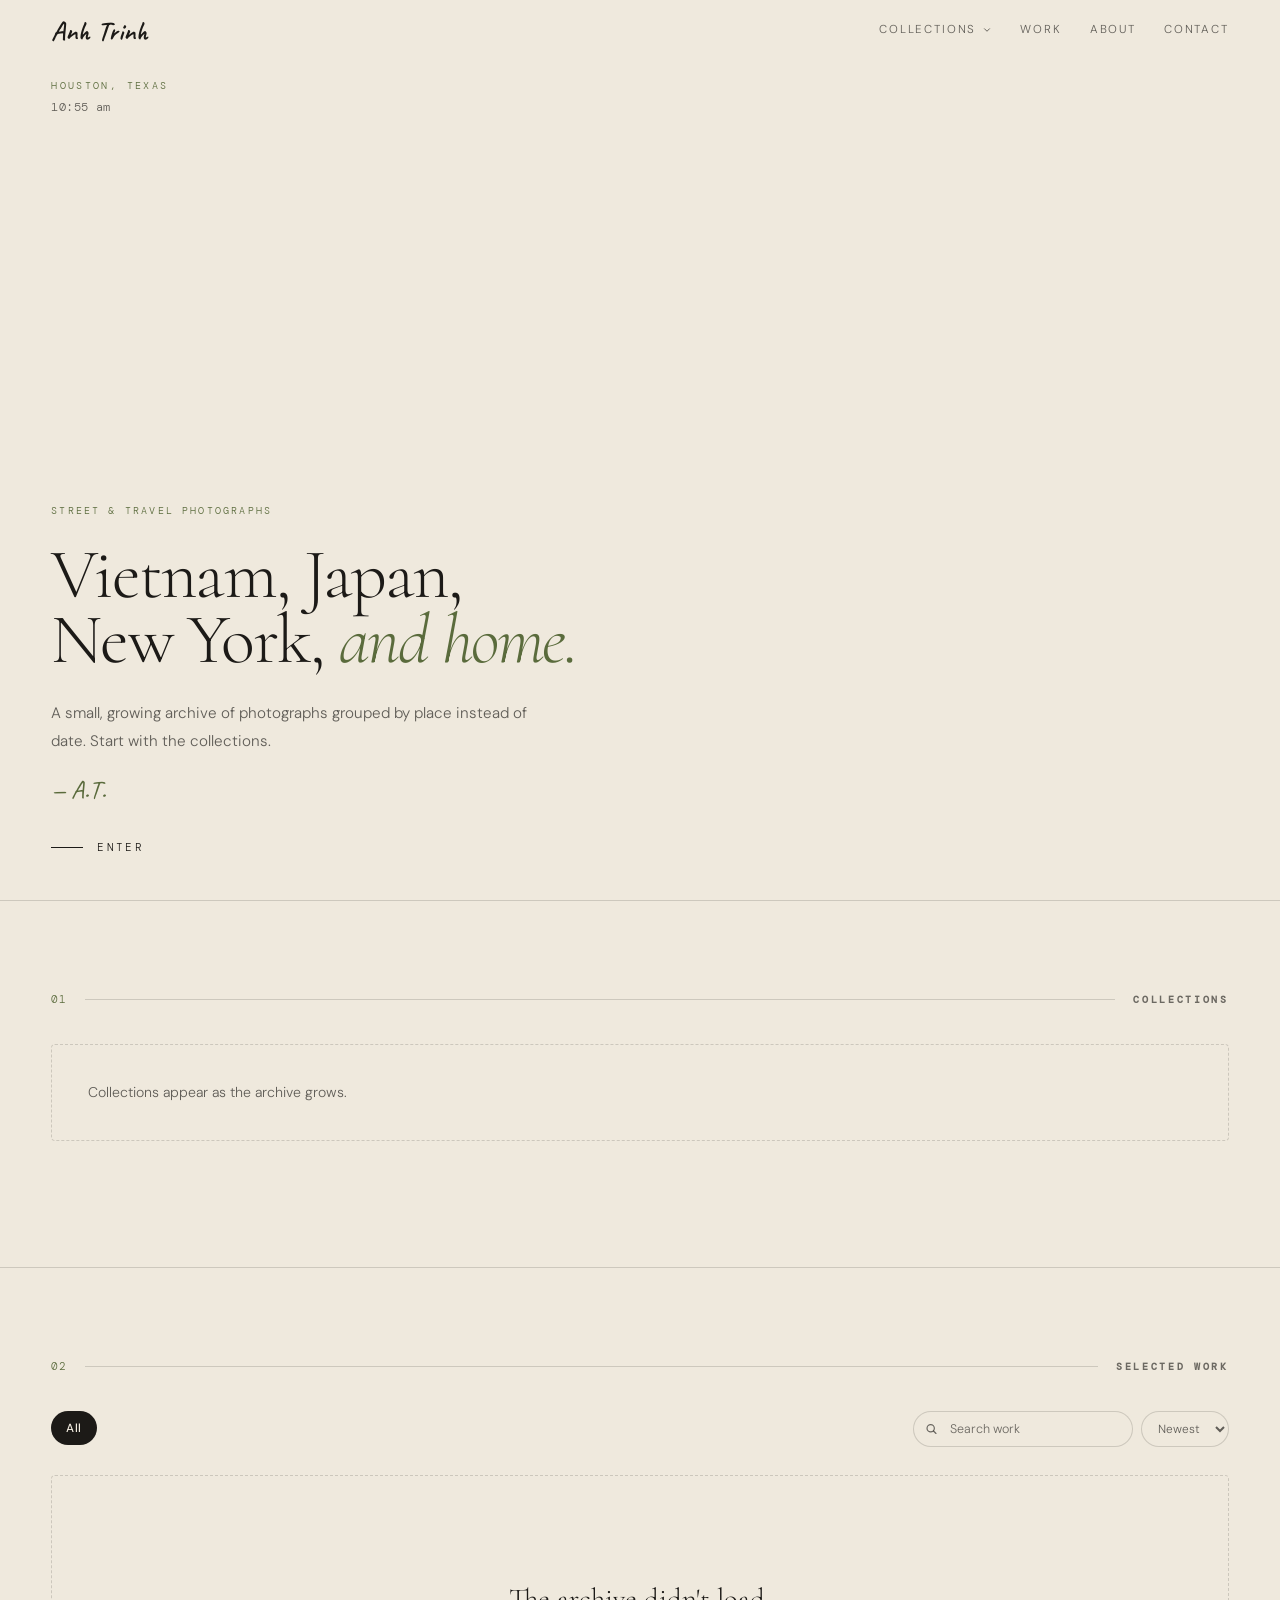
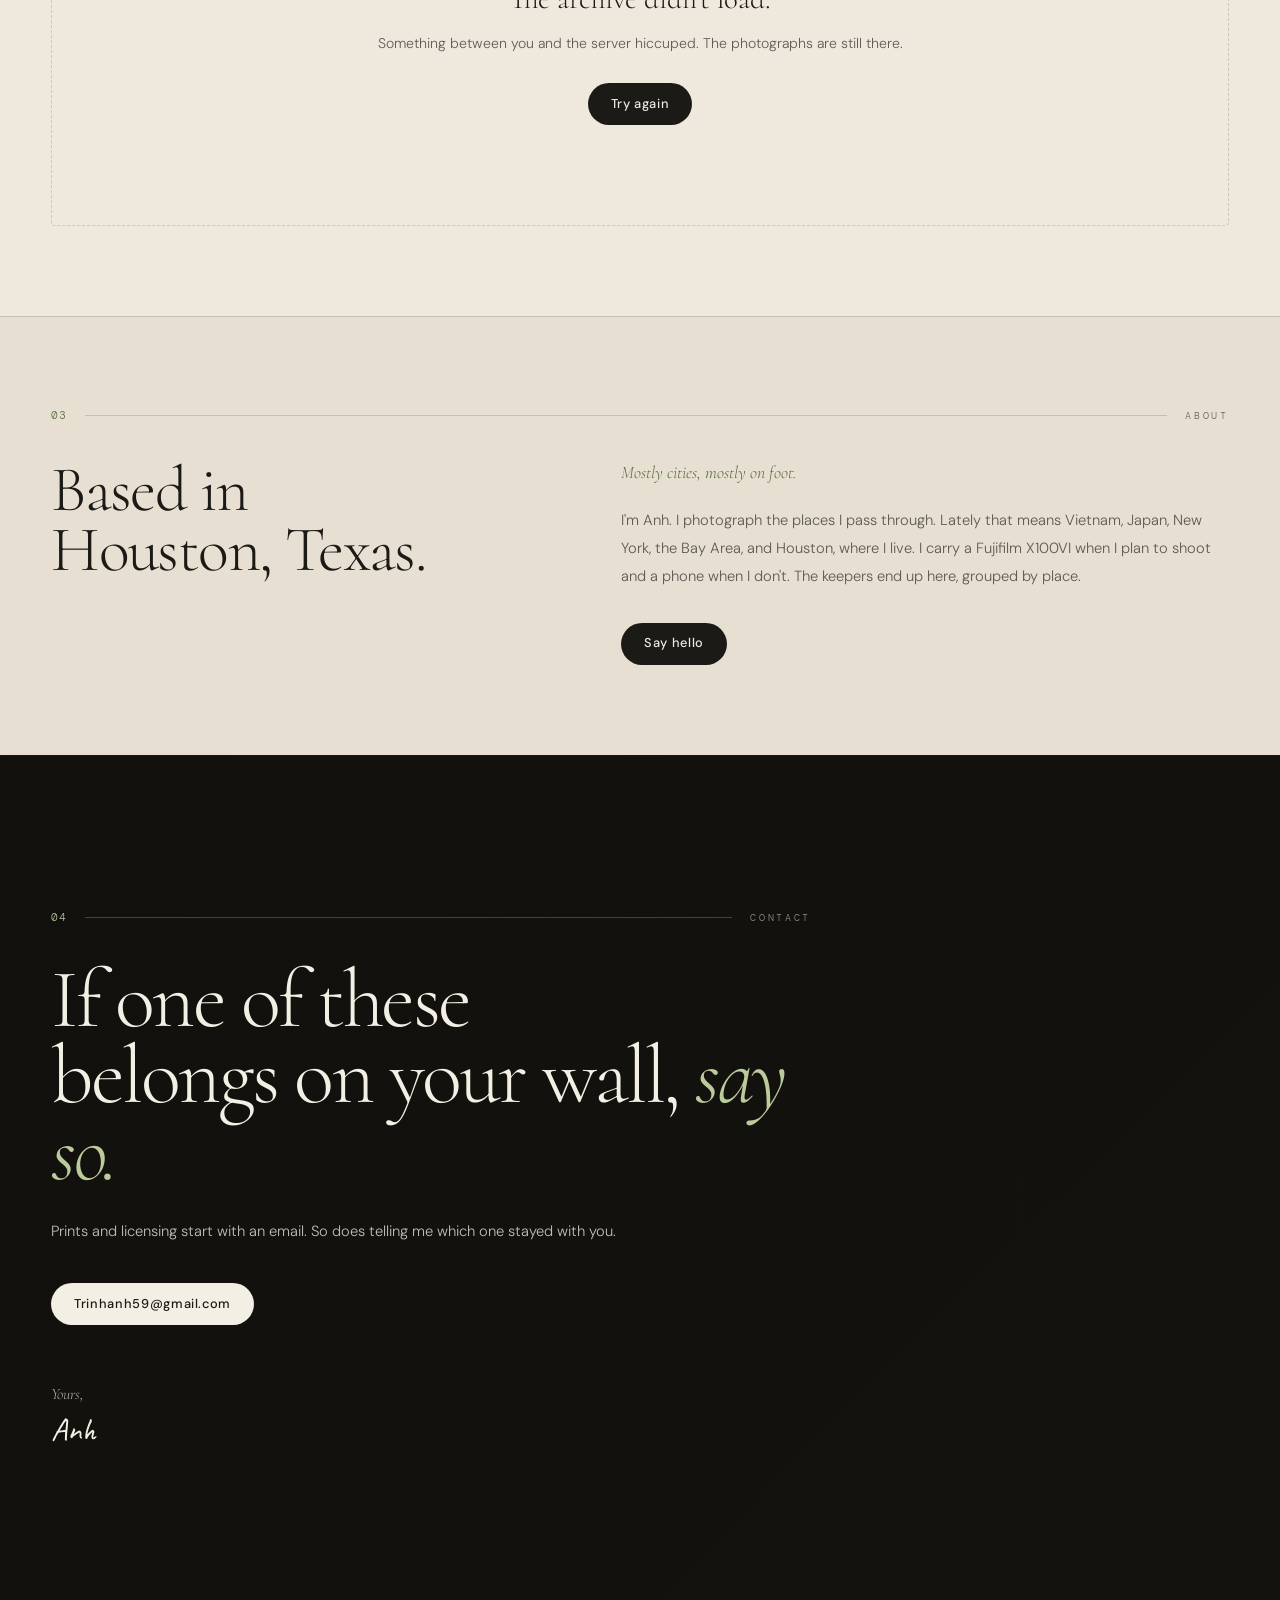
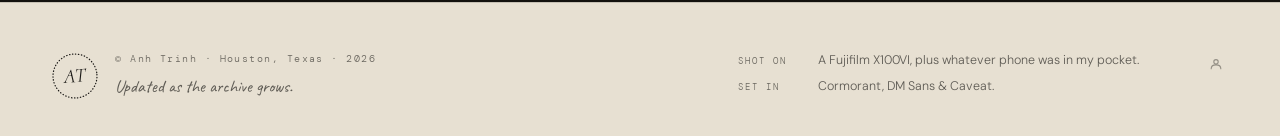
<file: index.html>
<!DOCTYPE html>
<html lang="en">
<head>
  <meta charset="UTF-8" />
  <meta name="viewport" content="width=device-width, initial-scale=1.0" />
  <meta name="theme-color" content="#0a0a09" />
  <meta name="apple-mobile-web-app-capable" content="yes" />
  <meta name="apple-mobile-web-app-status-bar-style" content="black-translucent" />
  <title>Anh Trinh | Photography</title>
  <meta name="description" id="metaDescription" content="Street and travel photographs by Anh Trinh: Vietnam, Japan, New York, Houston, and the San Francisco Bay Area." />
  <link rel="canonical" id="canonicalLink" href="/" />
  <meta property="og:type" content="website" />
  <meta property="og:title" id="ogTitle" content="Anh Trinh | Photography" />
  <meta property="og:description" id="ogDescription" content="Street and travel photographs by Anh Trinh: Vietnam, Japan, New York, Houston, and the San Francisco Bay Area." />
  <meta property="og:url" id="ogUrl" content="/" />
  <meta property="og:image" id="ogImage" content="social-preview.png" />
  <meta name="twitter:card" content="summary_large_image" />
  <meta name="twitter:title" id="twitterTitle" content="Anh Trinh | Photography" />
  <meta name="twitter:description" id="twitterDescription" content="Street and travel photographs by Anh Trinh: Vietnam, Japan, New York, Houston, and the San Francisco Bay Area." />
  <meta name="twitter:image" id="twitterImage" content="social-preview.png" />
  <link rel="icon" href="social-preview.png" type="image/png" />
  <link rel="preconnect" href="https://fonts.googleapis.com" />
  <link rel="preconnect" href="https://fonts.gstatic.com" crossorigin />
  <link href="https://fonts.googleapis.com/css2?family=Caveat:wght@500;600;700&family=Cormorant:ital,wght@0,300;0,400;1,300;1,400&family=DM+Sans:wght@300;400;500&family=DM+Mono:wght@300;400&display=swap" rel="stylesheet" />
  <link rel="stylesheet" href="styles.css" />
  <noscript>
    <style>
      .hero { grid-template-columns: 1fr; }
      .hero-left { border-right: 0; }
      .hero-right { display: none; }
    </style>
  </noscript>
</head>
<body>
  <a class="skip-link" href="#mainContent">Skip to content</a>
  <noscript>
    <p class="noscript-banner">Enable JavaScript to load the photograph archive.</p>
  </noscript>

  <nav class="nav" id="mainNav" aria-label="Primary navigation">
    <a class="nav-brand" href="#top" id="navBrand">Anh Trinh</a>
    <button class="nav-toggle" id="navToggle" type="button" aria-expanded="false" aria-controls="mobileMenu" aria-label="Open navigation menu">
      <span></span>
      <span></span>
      <span></span>
    </button>
    <div class="nav-links">
      <div class="nav-dropdown">
        <button class="nav-dropdown-btn" aria-haspopup="true" aria-expanded="false">
          Collections
          <svg width="10" height="10" viewBox="0 0 16 16" fill="none"><path d="M4 6L8 10L12 6" stroke="currentColor" stroke-width="1.5" stroke-linecap="round"/></svg>
        </button>
        <div class="nav-dropdown-menu" id="navAlbumsDropdown">
          <a href="#collections" class="nav-dropdown-item" data-series="all">View all collections</a>
        </div>
      </div>
      <a href="#gallery">Work</a>
      <a href="#about">About</a>
      <a href="#contact">Contact</a>
    </div>
  </nav>

  <div class="mobile-menu" id="mobileMenu" hidden>
    <div class="mobile-menu-panel">
      <a href="#collections" data-nav-close>Collections</a>
      <div class="mobile-albums-list" id="mobileAlbumsList"></div>
      <a href="#gallery" data-nav-close>Work</a>
      <a href="#about" data-nav-close>About</a>
      <a href="#contact" data-nav-close>Contact</a>
      <a class="btn" href="#contact" data-nav-close>Get in touch</a>
    </div>
  </div>

  <main id="mainContent">
    <section class="hero" id="top">
      <div class="hero-left">
        <div class="hero-now" id="heroNow" role="group" aria-label="Where I am right now">
          <span class="hero-now-place" id="heroNowPlace">Houston, Texas</span>
          <span class="hero-now-live">
            <span class="hero-now-wx" id="heroWeather" hidden>
              <span class="hero-now-wx-icon" id="heroWeatherIcon" aria-hidden="true"></span>
              <span id="heroWeatherText"></span>
            </span>
            <span class="hero-now-sep" id="heroNowSep" aria-hidden="true" hidden>·</span>
            <span class="hero-now-time" id="heroClock"></span>
          </span>
        </div>

        <div class="hero-left-body">
          <p class="hero-eyebrow" id="heroEyebrow">Street &amp; travel photographs</p>
          <h1 class="hero-title" id="heroTitle">Vietnam, Japan,<br>New York, <em>and home.</em></h1>
          <p class="hero-copy" id="heroText">A small, growing archive of photographs grouped by place instead of date. Start with the collections.</p>
          <p class="hero-signoff" aria-hidden="true">— A.T.</p>
        </div>
        <div class="hero-left-foot">
          <div class="hero-actions">
            <a class="hero-enter" href="#collections">
              <span class="hero-enter-line"></span>
              <span>Enter</span>
            </a>
            <button class="btn-ghost hidden" id="heroUploadBtn" type="button">Upload</button>
          </div>
        </div>
      </div>

      <div class="hero-right">
        <span class="hero-nav-scrim" aria-hidden="true"></span>
        <button class="hero-figure hidden" id="heroFigure" type="button" aria-label="View the featured photograph">
          <img class="hero-photo" id="heroCoverImg" src="[data-uri]" alt="Featured photograph" fetchpriority="high" />
          <span class="hero-figure-veil" aria-hidden="true"></span>
          <span class="hero-caption" id="heroCaption" hidden>
            <span class="hero-caption-mark" aria-hidden="true">Featured · new each visit</span>
            <span class="hero-caption-title" id="heroCaptionTitle"></span>
            <span class="hero-caption-loc" id="heroCaptionLoc"></span>
          </span>
        </button>
      </div>
    </section>

    <section class="section" id="collections">
      <div class="section-rule reveal">
        <span class="rule-num">01</span>
        <div class="rule-line"></div>
        <h2 class="rule-label">Collections</h2>
      </div>
      <button class="btn-ghost hidden" id="newAlbumBtn" type="button" style="margin-bottom:32px;">+ New Collection</button>
      <div id="seriesWrap" class="stagger">
        <div class="empty-placeholder">
          Loading collections...
        </div>
      </div>
    </section>



    <section class="section" id="gallery">
      <div class="section-rule reveal">
        <span class="rule-num">02</span>
        <div class="rule-line"></div>
        <h2 class="rule-label">Selected work</h2>
      </div>

      <div class="drop-zone" id="dropZone" role="button" tabindex="0" aria-label="Upload photographs">
        <div class="drop-icon">↑</div>
        <strong>Drop photos here</strong>
        <p>JPG · PNG · HEIC · WEBP · every upload opens a review screen before publishing</p>
      </div>

      <div id="projectIntro"></div>

      <div class="gallery-controls-row">
        <div class="filter-pills" id="filterPills"></div>
        <div class="gallery-controls-right">
          <label class="sr-only" for="searchInput">Search photographs</label>
          <div class="search-wrap">
            <svg width="13" height="13" viewBox="0 0 16 16" fill="none" aria-hidden="true"><circle cx="7" cy="7" r="4.5" stroke="currentColor" stroke-width="1.5"/><path d="M10.5 10.5L13.5 13.5" stroke="currentColor" stroke-width="1.5" stroke-linecap="round"/></svg>
            <input class="search-input" id="searchInput" type="search" placeholder="Search work" autocomplete="off" />
          </div>
          <select class="sort-sel" id="sortSel" aria-label="Sort photographs">
            <option value="newest">Newest</option>
            <option value="oldest">Oldest</option>
            <option value="title">A-Z</option>
          </select>
        </div>
      </div>

      <div id="galleryWrap">
        <div class="empty">
          <h3>Loading selected work...</h3>
          <p>The archive should appear in a moment.</p>
          <div class="empty-actions" id="emptyActions"></div>
        </div>
      </div>
    </section>

    <section class="section section-about" id="about">
      <div class="section-rule reveal">
        <span class="rule-num">03</span>
        <div class="rule-line"></div>
        <span class="rule-label">About</span>
      </div>

      <div class="about-grid">
        <div class="reveal">
          <h2 class="section-display" id="aboutHeadline">Based in<br>Houston, Texas.</h2>
          <figure class="about-figure" id="aboutFigure" hidden>
            <img id="aboutPhoto" src="[data-uri]" alt="" loading="lazy" />
            <figcaption class="about-figure-cap"><span id="aboutPhotoTitle"></span></figcaption>
          </figure>
        </div>
        <div class="reveal" style="transition-delay:0.1s;">
          <p class="about-tagline" id="aboutTagline">Mostly cities, mostly on foot.</p>
          <p class="about-body" id="aboutText">
            I'm Anh. I photograph the places I pass through. Lately that means Vietnam, Japan, New York, the Bay Area, and Houston, where I live. I carry a Fujifilm X100VI when I plan to shoot and a phone when I don't. The keepers end up here, grouped by place.
          </p>
          <div class="about-links">
            <a class="btn" href="mailto:Trinhanh59@gmail.com" id="contactEmailBtn">Say hello</a>
          </div>
        </div>
      </div>
    </section>

    <section class="section section-contact" id="contact">
      <div class="contact-bg" id="contactBg" aria-hidden="true"></div>
      <div class="contact-veil" aria-hidden="true"></div>
      <div class="contact-inner">
        <div class="section-rule reveal">
          <span class="rule-num">04</span>
          <div class="rule-line"></div>
          <span class="rule-label">Contact</span>
        </div>
        <h2 class="contact-display reveal" id="contactDisplay">If one of these<br>belongs on your wall, <em>say so.</em></h2>
        <p class="contact-sub reveal" id="contactSub" style="transition-delay:0.08s;">Prints and licensing start with an email. So does telling me which one stayed with you.</p>
        <div class="contact-actions reveal" style="transition-delay:0.16s;">
          <a class="btn" href="mailto:Trinhanh59@gmail.com" id="contactEmailLink">Trinhanh59@gmail.com</a>
        </div>
        <p class="contact-signoff reveal" style="transition-delay:0.24s;">Yours,<br><span class="contact-signature">Anh</span></p>
      </div>
    </section>
  </main>

  <footer>
    <div class="footer-shell">
      <div class="footer-mark">
        <span class="at-monogram" aria-hidden="true">
          <svg viewBox="0 0 48 48" width="48" height="48" aria-hidden="true">
            <circle cx="24" cy="24" r="22" fill="none" stroke="currentColor" stroke-width="1.25" stroke-dasharray="0.4 2.6" stroke-linecap="round"/>
            <text x="24" y="30" text-anchor="middle" font-family="Cormorant, Georgia, serif" font-style="italic" font-weight="400" font-size="20" fill="currentColor">AT</text>
          </svg>
        </span>
        <div class="footer-credit">
          <p id="footerSecretTrigger">© Anh Trinh · Houston, Texas · 2026</p>
          <p class="footer-sign">Updated as the archive grows.</p>
        </div>
      </div>

      <dl class="colophon" aria-label="Colophon">
        <div class="colophon-row">
          <dt>Shot on</dt>
          <dd>A Fujifilm X100VI, plus whatever phone was in my pocket.</dd>
        </div>
        <div class="colophon-row">
          <dt>Set in</dt>
          <dd>Cormorant, DM Sans &amp; Caveat.</dd>
        </div>
      </dl>

      <button class="owner-icon-btn" id="ownerBtn" type="button" title="Owner access" aria-label="Owner access">
        <svg width="14" height="14" viewBox="0 0 16 16" fill="none" xmlns="http://www.w3.org/2000/svg" aria-hidden="true">
          <circle cx="8" cy="5.5" r="2.5" stroke="currentColor" stroke-width="1.25"/>
          <path d="M2.5 13.5C2.5 11 4.5 9 8 9C11.5 9 13.5 11 13.5 13.5" stroke="currentColor" stroke-width="1.25" stroke-linecap="round"/>
        </svg>
      </button>
    </div>
  </footer>

  <div class="owner-bar" id="ownerBar">
    <div class="owner-shell">
      <div class="owner-info">
        <strong><span class="owner-dot"></span>Owner mode</strong>
        <p>Upload, review, edit, and curate the archive.</p>
        <div class="upload-progress" id="uploadProgress">
          <div class="upload-progress-fill" id="progressFill"></div>
        </div>
      </div>
      <div class="owner-actions">
        <span class="status-txt" id="statusTxt" aria-live="polite">Ready.</span>
        <label class="upload-btn btn-ghost">
          Upload photos
          <input id="uploadInput" type="file" accept="image/*,.heic,.heif" multiple />
        </label>
        <button class="btn-quiet" id="signOutBtn" type="button">Sign out</button>
      </div>
    </div>
  </div>

  <div class="site-notice" id="siteNotice" role="status" aria-live="polite" aria-atomic="true"></div>

  <div class="modal-overlay" id="loginOverlay">
    <div class="modal" role="dialog" aria-modal="true" aria-labelledby="loginTitle">
      <div class="modal-head">
        <div>
          <p class="modal-head-label">Owner access</p>
          <h3 id="loginTitle">Unlock the archive tools</h3>
        </div>
        <button class="close-btn" data-close="loginOverlay" type="button" aria-label="Close owner sign-in">×</button>
      </div>
      <div class="modal-body">
        <form id="loginForm" class="login-grid">
          <div class="field">
            <label for="pwField">Password</label>
            <input id="pwField" name="pw" type="password" autocomplete="current-password" placeholder="Owner password" required />
          </div>
          <p class="field-note">Enter the portfolio owner password to manage uploads and edits.</p>
          <p class="error-msg" id="loginErr" aria-live="polite"></p>
          <button class="btn btn-full" type="submit">Enter owner mode</button>
        </form>
      </div>
    </div>
  </div>

  <div class="modal-overlay" id="reviewOverlay">
    <div class="modal wide" role="dialog" aria-modal="true" aria-labelledby="reviewTitle">
      <div class="modal-head">
        <div>
          <p class="modal-head-label" id="reviewLabel">Review upload</p>
          <h3 id="reviewTitle">Check extracted metadata</h3>
        </div>
        <button class="close-btn" data-close="reviewOverlay" type="button" aria-label="Close upload review">×</button>
      </div>
      <div class="modal-body">
        <div class="review-list" id="reviewList"></div>
      </div>
      <div class="modal-foot">
        <p class="field-note" id="reviewFootNote">Nothing is published until you save.</p>
        <div style="display:flex;gap:10px;">
          <button class="btn-quiet" id="reviewCancelBtn" type="button">Cancel</button>
          <button class="btn" id="reviewSaveBtn" type="button">Save to portfolio</button>
        </div>
      </div>
    </div>
  </div>

  <div class="modal-overlay" id="detailOverlay">
    <div class="modal detail-modal" role="dialog" aria-modal="true" aria-labelledby="detailTitle">
      <div class="detail-layout">
        <div class="detail-img-wrap" id="detailImgWrap">
          <button class="close-btn detail-close" data-close="detailOverlay" type="button" aria-label="Close photograph details">×</button>
          <button class="detail-nav-btn prev" id="prevBtn" type="button" aria-label="Previous photograph">‹</button>
          <button class="detail-nav-btn next" id="nextBtn" type="button" aria-label="Next photograph">›</button>
          <img id="detailImg" src="[data-uri]" alt="Photograph" />
        </div>
        <div class="detail-info">
          <p class="detail-counter" id="detailCounter">Photograph</p>
          <h2 class="detail-title" id="detailTitle">—</h2>
          <div class="detail-tags" id="detailTags"></div>
          <div id="detailShareActions"></div>
          <p class="detail-desc" id="detailDesc">—</p>
          <div class="detail-sep"></div>
          <div class="meta-grid" id="detailMeta"></div>
          <div class="detail-actions" id="detailActions"></div>
        </div>
      </div>
    </div>
  </div>

  <div class="modal-overlay" id="albumOverlay">
    <div class="modal" role="dialog" aria-modal="true" aria-labelledby="albumModalTitle">
      <div class="modal-head">
        <div>
          <p class="modal-head-label" id="albumModalLabel">Collection</p>
          <h3 id="albumModalTitle">New Collection</h3>
        </div>
        <button class="close-btn" data-close="albumOverlay" type="button" aria-label="Close collection editor">×</button>
      </div>
      <div class="modal-body">
        <form id="albumForm" class="login-grid">
          <div class="field">
            <label for="albumNameField">Collection name</label>
            <input id="albumNameField" name="name" type="text" required placeholder="e.g. Sa Pa" autocomplete="off" />
            <p class="field-note" id="albumNameNote"></p>
          </div>
          <div class="field">
            <label for="albumDescField">Description <span style="color:var(--muted2);font-weight:300;">optional</span></label>
            <textarea id="albumDescField" name="description" placeholder="A short note that frames this body of work..." rows="3"></textarea>
          </div>
          <div class="field">
            <label for="albumSortField">Collection order <span style="color:var(--muted2);font-weight:300;">optional</span></label>
            <input id="albumSortField" name="sortOrder" type="number" min="1" step="1" placeholder="Lower numbers appear first" />
            <p class="field-note">Leave blank to let the site order collections automatically.</p>
          </div>
          <p class="field-note">Set a collection cover from any photograph inside that collection.</p>
          <p class="error-msg" id="albumErr" aria-live="polite"></p>
          <div style="display:flex;gap:10px;justify-content:space-between;align-items:center;">
            <button type="button" class="btn-danger hidden" id="albumDeleteBtn" style="border-radius:999px;border:1px solid rgba(224,112,112,0.35);color:var(--danger);cursor:pointer;background:transparent;padding:8px 18px;font-size:0.82rem;">
              Delete collection
            </button>
            <button class="btn" type="submit">Save collection</button>
          </div>
        </form>
      </div>
    </div>
  </div>

  <div class="modal-overlay" id="confirmOverlay">
    <div class="modal" role="alertdialog" aria-modal="true" aria-labelledby="confirmTitle" aria-describedby="confirmMsg">
      <div class="modal-head">
        <div>
          <p class="modal-head-label">Confirm</p>
          <h3 id="confirmTitle">Delete this photograph?</h3>
        </div>
        <button class="close-btn" data-close="confirmOverlay" type="button" aria-label="Close delete confirmation">×</button>
      </div>
      <div class="confirm-body">
        <p id="confirmMsg">This will permanently remove the photo. It cannot be undone.</p>
        <div class="confirm-actions">
          <button class="btn-quiet" data-close="confirmOverlay" type="button">Cancel</button>
          <button class="btn btn-danger" id="confirmDeleteBtn" type="button" style="background:#e07070;color:#080808;border-color:transparent;">Delete</button>
        </div>
      </div>
    </div>
  </div>

  <script src="app.js"></script>
</body>
</html>
</file>
<file: styles.css>
*, *::before, *::after { box-sizing: border-box; margin: 0; padding: 0; }
html { scroll-behavior: smooth; }

:root {
  --bg:      #efe9dd;
  --bg2:     #e7e0d2;
  --bg3:     #ddd5c5;
  --line:    rgba(28,26,23,0.08);
  --line2:   rgba(28,26,23,0.16);
  --text:    #1c1a17;
  --muted:   rgba(28,26,23,0.68);
  --muted2:  rgba(28,26,23,0.62);
  --accent:  #5a6b3c;
  --accent2: #8a4a2a;
  --danger:  #c14a3a;
  --success: #3d7a5a;
  --serif:   'Cormorant', Georgia, serif;
  --sans:    'DM Sans', system-ui, sans-serif;
  --mono:    'DM Mono', 'Courier New', monospace;
  --script:  'Caveat', 'Homemade Apple', cursive;
  --max:     1400px;
  --ease:    cubic-bezier(0.16, 1, 0.3, 1);
  --pad:     clamp(24px, 4vw, 64px);
}

body {
  background: var(--bg);
  color: var(--text);
  font-family: var(--sans);
  font-weight: 300;
  line-height: 1.6;
  overflow-x: hidden;
}

body.menu-open,
body.overlay-open {
  overflow: hidden;
}

img { display: block; max-width: 100%; }
a { color: inherit; text-decoration: none; }
button, input, textarea, select { font: inherit; }
button { background: none; }

.skip-link {
  position: absolute;
  top: 12px;
  left: 12px;
  z-index: 500;
  padding: 10px 16px;
  border-radius: 999px;
  background: var(--text);
  color: var(--bg);
  transform: translateY(-140%);
  transition: transform 0.2s ease;
}
.skip-link:focus { transform: translateY(0); }

.noscript-banner {
  position: relative;
  z-index: 110;
  padding: 10px var(--pad);
  background: var(--accent);
  color: #fff;
  font-size: 0.82rem;
  text-align: center;
}

.sr-only {
  position: absolute;
  width: 1px;
  height: 1px;
  padding: 0;
  margin: -1px;
  overflow: hidden;
  clip: rect(0, 0, 0, 0);
  white-space: nowrap;
  border: 0;
}

:focus-visible {
  outline: 2px solid rgba(90,107,60,0.8);
  outline-offset: 3px;
}

.reveal {
  opacity: 1;
  transform: translateY(0);
  transition: opacity 0.85s var(--ease), transform 0.85s var(--ease);
}
.reveal-enabled .reveal {
  opacity: 0;
  transform: translateY(20px);
}
.reveal-enabled .reveal.visible { opacity: 1; transform: translateY(0); }

.stagger > * {
  opacity: 1;
  transform: none;
  transition: opacity 0.7s var(--ease), transform 0.7s var(--ease);
}
.reveal-enabled .stagger > * {
  opacity: 0;
  transform: translateY(14px);
}
.reveal-enabled .stagger.visible > *:nth-child(1) { transition-delay: 0s;    opacity:1; transform:none; }
.reveal-enabled .stagger.visible > *:nth-child(2) { transition-delay: 0.09s; opacity:1; transform:none; }
.reveal-enabled .stagger.visible > *:nth-child(3) { transition-delay: 0.18s; opacity:1; transform:none; }
.reveal-enabled .stagger.visible > *:nth-child(4) { transition-delay: 0.27s; opacity:1; transform:none; }
.reveal-enabled .stagger.visible > *:nth-child(5) { transition-delay: 0.36s; opacity:1; transform:none; }
.reveal-enabled .stagger.visible > *:nth-child(n+6) { transition-delay: 0.44s; opacity:1; transform:none; }

.reveal-fast {
  opacity: 1;
  transition: opacity 0.5s ease;
}
.reveal-enabled .reveal-fast {
  opacity: 0;
}
.reveal-enabled .reveal-fast.visible { opacity: 1; }

.nav {
  position: fixed;
  top: 0; left: 0; right: 0;
  z-index: 100;
  padding: 0 var(--pad);
  height: 60px;
  display: flex;
  align-items: center;
  justify-content: space-between;
  gap: 24px;
  transition: background 0.4s ease, border-color 0.4s ease;
}

.nav.scrolled {
  background: rgba(242,237,228,0.92);
  backdrop-filter: blur(24px);
  border-bottom: 1px solid var(--line);
}

.nav-brand {
  font-family: var(--script);
  font-size: 1.7rem;
  font-weight: 600;
  letter-spacing: 0;
  text-transform: none;
  color: var(--text);
  position: relative;
  z-index: 2;
  line-height: 1;
  transform: translateY(2px);
}
.nav-brand:hover { color: var(--accent); }

.nav-links {
  display: flex;
  align-items: center;
  gap: 28px;
}

.nav-links a {
  font-size: 0.72rem;
  letter-spacing: 0.16em;
  text-transform: uppercase;
  color: var(--muted);
  transition: color 0.2s;
}
.nav-links a:hover { color: var(--text); }

.nav-dropdown {
  position: relative;
  display: inline-block;
}

.nav-dropdown-btn {
  font-family: inherit;
  font-size: 0.72rem;
  letter-spacing: 0.16em;
  text-transform: uppercase;
  color: var(--muted);
  background: none;
  border: none;
  cursor: pointer;
  padding: 10px 0;
  display: flex;
  align-items: center;
  gap: 6px;
  transition: color 0.2s;
}

.nav-dropdown-btn:hover {
  color: var(--text);
}

.nav-dropdown-menu {
  position: absolute;
  top: 100%;
  left: 50%;
  transform: translateX(-50%) translateY(10px);
  background: rgba(242, 237, 228, 0.96);
  backdrop-filter: blur(12px);
  border: 1px solid var(--line2);
  border-radius: 12px;
  min-width: 220px;
  padding: 12px 0;
  box-shadow: 0 12px 40px rgba(28, 26, 23, 0.08);
  opacity: 0;
  visibility: hidden;
  transition: opacity 0.2s ease, transform 0.2s ease, visibility 0.2s;
  z-index: 100;
}

.nav-dropdown-menu::before {
  content: '';
  position: absolute;
  top: -6px;
  left: 50%;
  transform: translateX(-50%) rotate(45deg);
  width: 12px;
  height: 12px;
  background: inherit;
  border-left: 1px solid var(--line2);
  border-top: 1px solid var(--line2);
  z-index: -1;
}

.nav-dropdown:hover .nav-dropdown-menu,
.nav-dropdown:focus-within .nav-dropdown-menu,
.nav-dropdown.open .nav-dropdown-menu {
  opacity: 1;
  visibility: visible;
  transform: translateX(-50%) translateY(0);
}

.nav-dropdown-item {
  display: block;
  padding: 10px 24px;
  font-size: 0.78rem !important;
  letter-spacing: 0.04em !important;
  text-transform: none !important;
  color: var(--text) !important;
  transition: background 0.2s;
  cursor: pointer;
  white-space: nowrap;
}

.nav-dropdown-item:hover {
  background: rgba(28, 26, 23, 0.04);
}

.mobile-albums-list {
  display: flex;
  flex-direction: column;
  padding-left: 16px;
  border-left: 2px solid var(--line);
  margin: 4px 0 12px 8px;
  gap: 8px;
}

.mobile-albums-list a {
  padding: 6px 0 !important;
  font-size: 0.85rem !important;
  border-bottom: none !important;
  letter-spacing: 0.05em !important;
  text-transform: none !important;
  color: var(--muted) !important;
}

.mobile-albums-list a:hover {
  color: var(--text) !important;
}

.nav-toggle {
  display: none;
  width: 42px;
  height: 42px;
  border-radius: 50%;
  border: 1px solid var(--line2);
  align-items: center;
  justify-content: center;
  flex-direction: column;
  gap: 4px;
  cursor: pointer;
  background: rgba(242,237,228,0.9);
}
.nav-toggle span {
  display: block;
  width: 16px;
  height: 1px;
  background: var(--text);
  transition: transform 0.2s ease, opacity 0.2s ease;
}

.mobile-menu {
  position: fixed;
  inset: 0;
  z-index: 95;
  padding: 84px 18px 24px;
  background: rgba(28,26,23,0.18);
  backdrop-filter: blur(16px);
}
.mobile-menu-panel {
  background: rgba(242,237,228,0.98);
  border: 1px solid var(--line2);
  border-radius: 20px;
  padding: 24px;
  display: flex;
  flex-direction: column;
  gap: 12px;
  box-shadow: 0 24px 60px rgba(28,26,23,0.16);
}
.mobile-menu-panel a {
  padding: 12px 6px;
  font-size: 1rem;
  letter-spacing: 0.08em;
  text-transform: uppercase;
  color: var(--text);
  border-bottom: 1px solid var(--line);
}
.mobile-menu-panel a:last-child { border-bottom: 0; }
.mobile-menu-panel .btn {
  margin-top: 8px;
  border-bottom: 0;
  padding: 12px 18px;
}

.owner-dot {
  display: inline-block;
  width: 5px; height: 5px;
  border-radius: 50%;
  background: var(--accent);
  margin-right: 6px;
}

.hero {
  min-height: 600px;
  height: 100svh;
  display: grid;
  grid-template-columns: 38fr 62fr;
  position: relative;
}

.hero.no-cover {
  grid-template-columns: 1fr;
}
.hero.no-cover .hero-left { border-right: 0; }
.hero.no-cover .hero-right { display: none; }

.hero-left {
  background: var(--bg);
  border-right: 1px solid var(--line2);
  padding: 78px var(--pad) 44px;
  display: flex;
  flex-direction: column;
  position: relative;
  z-index: 1;
}

/* live "right now" strip — place · weather · local time */
.hero-now {
  display: flex;
  flex-direction: column;
  gap: 5px;
  opacity: 0;
  animation: fadeUp 0.9s var(--ease) 0.2s forwards;
}
.hero-now-place {
  font-family: var(--mono);
  font-size: 0.62rem;
  letter-spacing: 0.24em;
  text-transform: uppercase;
  color: var(--accent);
}
.hero-now-live {
  display: inline-flex;
  align-items: center;
  gap: 9px;
  font-family: var(--mono);
  font-size: 0.72rem;
  letter-spacing: 0.04em;
  color: var(--muted);
}
.hero-now-wx { display: inline-flex; align-items: center; gap: 6px; }
.hero-now-wx[hidden] { display: none; }
.hero-now-wx-icon { display: inline-flex; width: 14px; height: 14px; color: var(--accent2); }
.hero-now-wx-icon svg { width: 100%; height: 100%; display: block; }
.hero-now-sep { color: var(--muted2); }
.hero-now-time { font-variant-numeric: tabular-nums; }

.hero-left-body {
  flex: 1;
  display: flex;
  flex-direction: column;
  justify-content: flex-end;
  padding-bottom: 36px;
  max-width: 36rem;
}

.hero-eyebrow {
  font-family: var(--mono);
  font-size: 0.62rem;
  letter-spacing: 0.22em;
  text-transform: uppercase;
  color: var(--accent);
  margin-bottom: 24px;
  opacity: 0;
  animation: fadeUp 0.9s var(--ease) 0.3s forwards;
}

.hero-title {
  font-family: var(--serif);
  font-size: clamp(3.2rem, 5.5vw, 6.5rem);
  font-weight: 300;
  line-height: 0.92;
  letter-spacing: -0.025em;
  color: var(--text);
  opacity: 0;
  animation: fadeUp 1.1s var(--ease) 0.45s forwards;
}
.hero-title em { font-style: italic; color: var(--accent); }

.hero-copy {
  color: var(--muted);
  font-size: 0.95rem;
  line-height: 1.85;
  margin-top: 26px;
  max-width: 32rem;
  opacity: 0;
  animation: fadeUp 1s var(--ease) 0.58s forwards;
}

.hero-left-foot {
  display: flex;
  flex-direction: column;
  gap: 28px;
}

.hero-actions {
  display: flex;
  align-items: center;
  gap: 24px;
  flex-wrap: wrap;
  opacity: 0;
  animation: fadeUp 0.9s var(--ease) 0.7s forwards;
}

.hero-enter {
  display: inline-flex;
  align-items: center;
  gap: 14px;
  font-family: var(--mono);
  font-size: 0.68rem;
  letter-spacing: 0.22em;
  text-transform: uppercase;
  color: var(--text);
  transition: color 0.25s, gap 0.35s var(--ease);
}
.hero-enter:hover { color: var(--accent); gap: 22px; }

.hero-enter-line {
  display: block;
  width: 32px;
  height: 1px;
  background: currentColor;
  transition: width 0.35s var(--ease);
  flex-shrink: 0;
}
.hero-enter:hover .hero-enter-line { width: 50px; }

.hero-stats-row {
  display: flex;
  gap: 32px;
  opacity: 0;
  animation: fadeIn 1s ease 0.9s forwards;
}

.hero-stat { display: flex; flex-direction: column; gap: 3px; }

.hero-stat-num {
  font-family: var(--serif);
  font-size: 2rem;
  font-weight: 300;
  line-height: 1;
  color: var(--text);
  letter-spacing: -0.02em;
}

.hero-stat-label {
  font-family: var(--mono);
  font-size: 0.56rem;
  letter-spacing: 0.2em;
  text-transform: uppercase;
  color: var(--muted2);
}

.hero-right {
  position: relative;
  background: var(--bg2);
  overflow: hidden;
}

/* keeps the fixed nav legible over any rotating photo */
.hero-nav-scrim {
  position: absolute;
  top: 0;
  left: 0;
  right: 0;
  height: 120px;
  z-index: 3;
  pointer-events: none;
  background: linear-gradient(to bottom, rgba(239,233,221,0.62) 0%, rgba(239,233,221,0) 100%);
}

/* the featured photo fills the panel edge-to-edge and is clickable */
.hero-figure {
  display: block;
  position: absolute;
  inset: 0;
  width: 100%;
  height: 100%;
  margin: 0;
  padding: 0;
  border: 0;
  cursor: pointer;
  overflow: hidden;
  background: var(--bg2);
}
.hero-figure.hidden { display: none; }

.hero-photo {
  width: 100%;
  height: 100%;
  object-fit: cover;
  object-position: center;
  display: block;
  opacity: 0;
  transform: scale(1.05);
  transition: opacity 1.3s ease, transform 9s var(--ease);
}
.hero-figure.is-loaded .hero-photo { opacity: 1; transform: scale(1); }

.hero-figure-veil {
  position: absolute;
  inset: 0;
  pointer-events: none;
  background: linear-gradient(to top, rgba(18,16,13,0.62) 0%, rgba(18,16,13,0.12) 30%, rgba(18,16,13,0) 52%);
  opacity: 0;
  transition: opacity 1.3s ease;
}
.hero-figure.is-loaded .hero-figure-veil { opacity: 1; }

.hero-caption {
  position: absolute;
  left: clamp(22px, 3vw, 44px);
  right: clamp(22px, 3vw, 44px);
  bottom: clamp(22px, 3vw, 40px);
  display: flex;
  flex-direction: column;
  gap: 5px;
  text-align: left;
  color: #f4efe4;
  opacity: 0;
  transform: translateY(10px);
  transition: opacity 0.9s var(--ease) 0.35s, transform 0.9s var(--ease) 0.35s;
}
.hero-caption[hidden] { display: none; }
.hero-figure.is-loaded .hero-caption { opacity: 1; transform: translateY(0); }
.hero-caption-mark {
  font-family: var(--mono);
  font-size: 0.54rem;
  letter-spacing: 0.24em;
  text-transform: uppercase;
  color: rgba(244,239,228,0.72);
  margin-bottom: 1px;
}
.hero-caption-title {
  font-family: var(--serif);
  font-style: italic;
  font-weight: 400;
  font-size: clamp(1.3rem, 1.9vw, 1.7rem);
  line-height: 1.1;
  letter-spacing: -0.01em;
}
.hero-caption-loc {
  font-family: var(--mono);
  font-size: 0.6rem;
  letter-spacing: 0.18em;
  text-transform: uppercase;
  color: rgba(244,239,228,0.85);
}

.hero-figure::after {
  content: "View ↗";
  position: absolute;
  top: clamp(18px, 2.4vw, 30px);
  right: clamp(18px, 2.4vw, 30px);
  font-family: var(--mono);
  font-size: 0.56rem;
  letter-spacing: 0.18em;
  text-transform: uppercase;
  color: #f4efe4;
  background: rgba(18,16,13,0.4);
  -webkit-backdrop-filter: blur(6px);
  backdrop-filter: blur(6px);
  padding: 7px 13px;
  border-radius: 999px;
  opacity: 0;
  transform: translateY(-5px);
  transition: opacity 0.3s ease, transform 0.3s ease;
}
.hero-figure:hover::after,
.hero-figure:focus-visible::after { opacity: 1; transform: translateY(0); }

@keyframes fadeUp {
  from { opacity: 0; transform: translateY(18px); }
  to   { opacity: 1; transform: translateY(0); }
}
@keyframes fadeIn {
  from { opacity: 0; }
  to   { opacity: 1; }
}

.btn, .btn-ghost, .btn-quiet, .chip, .upload-btn {
  display: inline-flex;
  align-items: center;
  justify-content: center;
  gap: 8px;
  min-height: 42px;
  padding: 9px 22px;
  border-radius: 999px;
  cursor: pointer;
  font-size: 0.8rem;
  letter-spacing: 0.05em;
  border: 1px solid transparent;
  transition: transform 0.2s, background 0.2s, border-color 0.2s, color 0.2s;
  white-space: nowrap;
}

.btn:hover, .btn-ghost:hover, .btn-quiet:hover, .upload-btn:hover { transform: translateY(-1px); }

.btn {
  background: var(--text);
  color: var(--bg);
  font-weight: 500;
}
.btn:hover { background: var(--accent); color: #fff; }

.btn-ghost {
  background: transparent;
  border-color: var(--line2);
  color: var(--text);
}
.btn-ghost:hover { border-color: var(--accent); color: var(--accent); }

.btn-quiet {
  background: var(--bg3);
  border-color: var(--line);
  color: var(--muted);
}
.btn-quiet:hover { color: var(--text); }

.btn-danger {
  border-color: rgba(193,74,58,0.35);
  color: var(--danger);
  background: transparent;
}

.btn-full { width: 100%; }
.hidden { display: none !important; }

.section {
  padding: clamp(56px, 10vh, 100px) var(--pad);
}

.section-rule {
  display: flex;
  align-items: center;
  gap: 18px;
  margin-bottom: 36px;
}

.rule-num {
  font-family: var(--mono);
  font-size: 0.68rem;
  letter-spacing: 0.1em;
  color: var(--accent);
  white-space: nowrap;
}

.rule-line {
  flex: 1;
  height: 1px;
  background: var(--line2);
}

.rule-label {
  font-family: var(--mono);
  font-size: 0.6rem;
  letter-spacing: 0.28em;
  text-transform: uppercase;
  color: var(--muted2);
  white-space: nowrap;
}

.section-display {
  font-family: var(--serif);
  font-size: clamp(2.8rem, 5vw, 5.5rem);
  font-weight: 300;
  line-height: 0.93;
  letter-spacing: -0.025em;
  color: var(--text);
}

#collections {
  background: var(--bg);
  border-top: 1px solid var(--line2);
  padding-left: 0;
  padding-right: 0;
}

#collections .section-rule,
#collections .btn-ghost {
  padding-left: var(--pad);
  padding-right: var(--pad);
}
#collections .btn-ghost {
  margin-left: 0;
  margin-bottom: 32px;
}

.series-grid {
  display: flex;
  gap: 2px;
  overflow-x: auto;
  scroll-snap-type: x mandatory;
  -webkit-overflow-scrolling: touch;
  cursor: grab;
  padding: 0 var(--pad) clamp(24px, 4vh, 48px);
  scrollbar-width: none;
  -ms-overflow-style: none;
}
.series-grid::-webkit-scrollbar { display: none; }
.series-grid:active { cursor: grabbing; }

.series-tile {
  flex: 0 0 clamp(280px, 30vw, 400px);
  scroll-snap-align: start;
  position: relative;
  overflow: hidden;
  background: var(--bg2);
  min-height: 540px;
  display: flex;
  flex-direction: column;
  justify-content: flex-end;
  padding: 32px 28px;
  cursor: pointer;
  transition: opacity 0.3s;
  appearance: none;
  border: 0;
  text-align: left;
}
.series-tile:hover { opacity: 0.92; }

.series-tile-bg {
  position: absolute;
  inset: 0;
  background-size: cover;
  background-position: center;
  transition: transform 0.8s var(--ease);
}
.series-tile:hover .series-tile-bg,
.series-tile:focus-visible .series-tile-bg { transform: scale(1.04); }

.series-tile-cover-overlay {
  position: absolute;
  inset: 0;
  background: linear-gradient(0deg, rgba(28,26,23,0.85) 0%, rgba(28,26,23,0.1) 55%, transparent 100%);
}

.series-tile::before {
  content: '';
  position: absolute;
  inset: 0;
  background: linear-gradient(145deg, rgba(90,107,60,0.04), transparent 55%);
  opacity: 0;
  transition: opacity 0.4s;
}
.series-tile:hover::before { opacity: 1; }

.series-tile-content { position: relative; z-index: 1; }

.series-tile-count {
  font-family: var(--mono);
  font-size: 0.62rem;
  letter-spacing: 0.18em;
  text-transform: uppercase;
  color: rgba(242,237,228,0.55);
  margin-bottom: 8px;
}

.series-tile.no-cover .series-tile-count { color: var(--muted2); }
.series-tile.no-cover .series-tile-name  { color: var(--text); }
.series-tile.no-cover .series-tile-desc  { color: var(--muted); }
.series-tile.no-cover .series-tile-date  { color: var(--muted2); }

.series-tile-name {
  font-family: var(--serif);
  font-size: clamp(1.8rem, 2.8vw, 2.6rem);
  font-weight: 300;
  letter-spacing: -0.02em;
  color: #f2ede4;
  line-height: 1.05;
}

.series-tile-desc {
  margin-top: 8px;
  font-size: 0.8rem;
  color: rgba(242,237,228,0.6);
  line-height: 1.5;
  display: -webkit-box;
  -webkit-line-clamp: 3;
  line-clamp: 3;
  -webkit-box-orient: vertical;
  overflow: hidden;
}

.series-tile-date {
  margin-top: 10px;
  font-family: var(--mono);
  font-size: 0.62rem;
  color: rgba(242,237,228,0.4);
  letter-spacing: 0.08em;
}

.album-edit-btn {
  position: absolute;
  top: 14px; right: 14px;
  z-index: 2;
  min-height: 28px;
  padding: 4px 12px;
  font-size: 0.68rem;
  opacity: 0;
  transition: opacity 0.2s;
  pointer-events: none;
  background: rgba(242,237,228,0.9);
  border: none;
  color: var(--text);
  border-radius: 999px;
}
.series-tile:hover .album-edit-btn,
.series-tile:focus-within .album-edit-btn { opacity: 1; pointer-events: auto; }

.empty-placeholder {
  border: 1px dashed var(--line2);
  border-radius: 4px;
  padding: 36px;
  color: var(--muted);
  font-size: 0.88rem;
  margin: 0 var(--pad) clamp(24px, 4vh, 48px);
}

.tax-section {
  padding: 32px var(--pad);
  border-top: 1px solid var(--line2);
  border-bottom: 1px solid var(--line2);
  background: var(--bg2);
}

.tax-row {
  display: flex;
  gap: clamp(32px, 5vw, 80px);
  flex-wrap: wrap;
}

.tax-card { display: flex; flex-direction: column; gap: 10px; }

.tax-label {
  font-family: var(--mono);
  font-size: 0.58rem;
  letter-spacing: 0.26em;
  text-transform: uppercase;
  color: var(--muted2);
}

.tax-pills { display: flex; flex-wrap: wrap; gap: 0; }

.tax-pill {
  font-size: 0.75rem;
  color: var(--muted);
  padding: 2px 0;
}
.tax-pill + .tax-pill::before {
  content: ' · ';
  color: var(--muted2);
}

#gallery {
  background: var(--bg);
  border-top: 1px solid var(--line2);
}

.project-spotlight {
  margin-bottom: 32px;
  background: var(--bg2);
  border: 1px solid var(--line2);
  border-radius: 18px;
  overflow: hidden;
  display: grid;
  grid-template-columns: minmax(280px, 0.95fr) 1.05fr;
}
.project-spotlight.no-cover {
  grid-template-columns: 1fr;
}
.project-media {
  min-height: 320px;
  background: var(--bg3);
}
.project-media img {
  width: 100%;
  height: 100%;
  object-fit: cover;
}
.project-body {
  padding: clamp(24px, 4vw, 40px);
  display: flex;
  flex-direction: column;
  gap: 18px;
}
.project-kicker {
  font-family: var(--mono);
  font-size: 0.62rem;
  letter-spacing: 0.22em;
  text-transform: uppercase;
  color: var(--accent);
}
.project-title {
  font-family: var(--serif);
  font-size: clamp(2rem, 4vw, 3.6rem);
  font-weight: 300;
  line-height: 0.95;
  letter-spacing: -0.03em;
}
.project-summary {
  color: var(--muted);
  font-size: 0.92rem;
  line-height: 1.85;
  max-width: 36rem;
}
.project-meta-grid {
  display: flex;
  flex-wrap: wrap;
  gap: 18px 28px;
}
.project-meta-item {
  display: flex;
  flex-direction: column;
  gap: 4px;
}
.project-meta-k {
  font-family: var(--mono);
  font-size: 0.58rem;
  letter-spacing: 0.18em;
  text-transform: uppercase;
  color: var(--muted2);
}
.project-meta-v {
  font-size: 0.84rem;
  color: var(--text);
}
.project-actions {
  display: flex;
  flex-wrap: wrap;
  gap: 10px;
  margin-top: 4px;
}

.gallery-controls-row {
  display: flex;
  align-items: flex-start;
  justify-content: space-between;
  gap: 14px;
  margin-bottom: 28px;
  flex-wrap: wrap;
}

.filter-pills {
  display: flex;
  flex-wrap: wrap;
  gap: 6px;
  flex: 1;
  min-width: 0;
}

.gallery-controls-right {
  display: flex;
  gap: 8px;
  align-items: center;
  flex-shrink: 0;
}

.chip {
  min-height: 34px;
  padding: 5px 14px;
  font-size: 0.74rem;
  background: transparent;
  border-color: var(--line2);
  color: var(--muted);
  border-radius: 999px;
}
.chip:hover { border-color: var(--text); color: var(--text); transform: none; }
.chip.active {
  background: var(--text);
  border-color: transparent;
  color: var(--bg);
  font-weight: 500;
}
.chip.starred-chip.active { background: var(--accent); color: #fff; border-color: transparent; }

.search-wrap { position: relative; }
.search-wrap svg {
  position: absolute;
  left: 12px; top: 50%;
  transform: translateY(-50%);
  color: var(--muted2);
  pointer-events: none;
}
.search-input {
  height: 36px;
  padding: 0 14px 0 36px;
  border-radius: 999px;
  border: 1px solid var(--line2);
  background: var(--bg);
  color: var(--text);
  outline: none;
  width: 220px;
  font-size: 0.78rem;
  transition: border-color 0.2s, box-shadow 0.2s;
}
.search-input::placeholder { color: var(--muted2); }
.search-input:focus {
  border-color: var(--accent);
  box-shadow: 0 0 0 3px rgba(90,107,60,0.08);
}

.sort-sel {
  height: 36px;
  padding: 0 12px;
  border-radius: 999px;
  border: 1px solid var(--line2);
  background: var(--bg);
  color: var(--muted);
  outline: none;
  font-size: 0.74rem;
  cursor: pointer;
}

.drop-zone {
  display: none;
  border: 1px dashed var(--line2);
  border-radius: 4px;
  padding: 40px;
  text-align: center;
  margin-bottom: 28px;
  cursor: pointer;
  transition: border-color 0.2s, background 0.2s;
}
.drop-zone.visible { display: block; }
.drop-zone.over { border-color: var(--accent); background: rgba(90,107,60,0.03); }
.drop-zone p { color: var(--muted); font-size: 0.84rem; margin-top: 8px; }
.drop-icon { font-size: 1.2rem; opacity: 0.3; margin-bottom: 4px; }

.photo-grid {
  columns: 3 280px;
  column-gap: 4px;
}

.photo-brick {
  display: inline-block;
  width: 100%;
  margin-bottom: 4px;
  break-inside: avoid;
  position: relative;
  overflow: hidden;
  cursor: pointer;
  background: var(--bg3);
  appearance: none;
  border: 0;
  text-align: left;
}

.photo-brick img {
  width: 100%;
  height: auto;
  display: block;
  transition: transform 0.7s var(--ease), filter 0.4s ease;
  filter: brightness(0.97);
}
.photo-brick:hover img,
.photo-brick:focus-visible img {
  transform: scale(1.03);
  filter: brightness(1.0);
}

.photo-brick-overlay {
  position: absolute;
  inset: auto 0 0 0;
  padding: 32px 18px 16px;
  background: linear-gradient(0deg, rgba(28,26,23,0.72) 0%, transparent 100%);
  opacity: 0;
  transition: opacity 0.3s ease;
}
.photo-brick:hover .photo-brick-overlay,
.photo-brick:focus-visible .photo-brick-overlay { opacity: 1; }

.photo-brick-title {
  font-size: 0.82rem;
  font-weight: 400;
  color: #f2ede4;
  margin-bottom: 2px;
}
.photo-brick-meta {
  font-family: var(--mono);
  font-size: 0.65rem;
  color: rgba(242,237,228,0.55);
}

.photo-star-badge {
  position: absolute;
  top: 10px; right: 10px;
  width: 24px; height: 24px;
  border-radius: 50%;
  background: rgba(242,237,228,0.85);
  display: flex;
  align-items: center;
  justify-content: center;
  font-size: 0.65rem;
  color: var(--accent);
  border: 1px solid rgba(90,107,60,0.3);
  pointer-events: none;
}

.star-toggle-btn {
  min-width: 36px; min-height: 36px;
  border-radius: 50%;
  border: 1px solid var(--line2);
  background: transparent;
  color: var(--muted2);
  cursor: pointer;
  font-size: 1rem;
  display: inline-flex;
  align-items: center;
  justify-content: center;
  transition: border-color 0.2s, color 0.2s, background 0.2s;
}
.star-toggle-btn.starred { color: var(--accent); border-color: rgba(90,107,60,0.4); background: rgba(90,107,60,0.06); }
.star-toggle-btn:hover { border-color: var(--accent); color: var(--accent); }

.empty {
  border: 1px dashed var(--line2);
  border-radius: 4px;
  padding: 100px 32px;
  text-align: center;
  color: var(--muted);
}
.empty h3 {
  font-family: var(--serif);
  font-size: 1.8rem;
  font-weight: 300;
  margin-bottom: 10px;
  color: var(--text);
}
.empty p { font-size: 0.88rem; margin-bottom: 28px; }
.empty-actions { display: flex; justify-content: center; gap: 12px; flex-wrap: wrap; }

.section-about {
  background: var(--bg2);
  border-top: 1px solid var(--line2);
}

.about-grid {
  display: grid;
  grid-template-columns: 1fr 1.3fr;
  gap: clamp(48px, 8vw, 120px);
  align-items: start;
}

.about-tagline {
  font-family: var(--serif);
  font-style: italic;
  font-size: 1.1rem;
  color: var(--accent);
  margin-bottom: 20px;
  line-height: 1.5;
}

.about-body {
  color: var(--muted);
  font-size: 0.92rem;
  line-height: 1.9;
  margin-bottom: 32px;
}

.about-links { display: flex; gap: 12px; flex-wrap: wrap; }

.about-figure { margin-top: clamp(28px, 4vw, 44px); max-width: 460px; }
.about-figure[hidden] { display: none; }
.about-figure img {
  width: 100%;
  aspect-ratio: 5 / 4;
  object-fit: cover;
  display: block;
  border-radius: 3px;
  box-shadow: 0 12px 44px rgba(28,26,23,0.16);
}
.about-figure-cap {
  margin-top: 11px;
  font-family: var(--mono);
  font-size: 0.58rem;
  letter-spacing: 0.18em;
  text-transform: uppercase;
  color: var(--muted2);
}
.about-figure-cap::before { content: "From the archive — "; color: var(--accent); }

/* immersive photographic bookend — echoes the hero at the foot of the page */
.section-contact {
  position: relative;
  overflow: hidden;
  isolation: isolate;
  border-top: 1px solid var(--line2);
  background: #16140f;
  padding-top: clamp(96px, 17vh, 190px);
  padding-bottom: clamp(96px, 17vh, 190px);
}
.contact-bg {
  position: absolute;
  inset: 0;
  z-index: -2;
  background-size: cover;
  background-position: center;
  opacity: 0;
  transform: scale(1.06);
  transition: opacity 1.4s ease, transform 14s var(--ease);
}
.section-contact.is-loaded .contact-bg { opacity: 0.9; transform: scale(1); }
.contact-veil {
  position: absolute;
  inset: 0;
  z-index: -1;
  background: linear-gradient(135deg, rgba(18,16,13,0.9) 0%, rgba(18,16,13,0.7) 45%, rgba(18,16,13,0.55) 100%);
}

.contact-inner { max-width: 760px; position: relative; }

.section-contact .rule-num   { color: #b9c89a; }
.section-contact .rule-line  { background: rgba(244,239,228,0.22); }
.section-contact .rule-label { color: rgba(244,239,228,0.55); }
.section-contact .contact-display { color: #f4efe4; }
.section-contact .contact-display em { color: #bccb9c; }
.section-contact .contact-sub { color: rgba(244,239,228,0.78); }
.section-contact .contact-signoff { color: rgba(244,239,228,0.7); }
.section-contact .contact-signature { color: #f4efe4; }
.section-contact .btn {
  background: #f4efe4;
  color: #1c1a17;
  border-color: transparent;
}
.section-contact .btn:hover { background: var(--accent); color: #fff; }

.contact-display {
  font-family: var(--serif);
  font-size: clamp(3rem, 6.5vw, 7rem);
  font-weight: 300;
  letter-spacing: -0.03em;
  line-height: 0.92;
  margin-bottom: 28px;
  color: var(--text);
}

.contact-sub {
  color: var(--muted);
  font-size: 0.92rem;
  margin-bottom: 40px;
}

.contact-actions { display: flex; gap: 14px; flex-wrap: wrap; }

footer {
  padding: 48px var(--pad) 36px;
  border-top: 1px solid var(--line2);
  background: var(--bg2);
}

.footer-shell {
  display: grid;
  grid-template-columns: auto 1fr auto;
  align-items: start;
  gap: clamp(28px, 5vw, 72px);
  max-width: var(--max);
  margin: 0 auto;
}

.footer-mark {
  display: flex;
  align-items: center;
  gap: 16px;
}

.at-monogram {
  display: inline-flex;
  align-items: center;
  justify-content: center;
  width: 48px;
  height: 48px;
  color: var(--text);
  transform: rotate(-4deg);
  transition: transform 0.5s var(--ease), color 0.3s;
  flex-shrink: 0;
}
.at-monogram:hover { transform: rotate(0deg) scale(1.05); color: var(--accent); }

.footer-credit { display: flex; flex-direction: column; gap: 4px; }
.footer-credit p:first-child {
  font-family: var(--mono);
  font-size: 0.65rem;
  letter-spacing: 0.14em;
  color: var(--muted2);
  user-select: none;
}
.footer-sign {
  font-family: var(--script);
  font-size: 1.1rem;
  color: var(--muted);
  letter-spacing: 0;
}

.colophon {
  display: flex;
  flex-direction: column;
  gap: 6px;
  font-family: var(--mono);
  font-size: 0.66rem;
  color: var(--muted);
  line-height: 1.55;
  max-width: 540px;
  justify-self: end;
}
.colophon-row {
  display: grid;
  grid-template-columns: 70px 1fr;
  gap: 10px;
  align-items: baseline;
}
.colophon dt {
  letter-spacing: 0.22em;
  text-transform: uppercase;
  color: var(--muted2);
  font-size: 0.56rem;
}
.colophon dd {
  font-family: var(--sans);
  font-size: 0.78rem;
  color: var(--muted);
  letter-spacing: 0;
}

.owner-icon-btn {
  background: none;
  border: none;
  padding: 6px;
  cursor: pointer;
  color: var(--muted2);
  opacity: 0.65;
  transition: opacity 0.2s, color 0.2s;
  display: flex;
  align-items: center;
  justify-content: center;
  border-radius: 50%;
}
.owner-icon-btn:hover { opacity: 1; color: var(--accent); }

.owner-bar {
  position: fixed;
  bottom: 16px; left: 16px; right: 16px;
  z-index: 90;
  display: none;
}
.owner-bar.visible { display: block; }

.owner-shell {
  max-width: var(--max);
  margin: 0 auto;
  background: rgba(242,237,228,0.96);
  backdrop-filter: blur(24px);
  border: 1px solid var(--line2);
  border-radius: 16px;
  padding: 14px 20px;
  display: flex;
  align-items: center;
  justify-content: space-between;
  gap: 16px;
  flex-wrap: wrap;
  box-shadow: 0 12px 48px rgba(28,26,23,0.12);
}

.owner-info strong { display: block; font-size: 0.85rem; margin-bottom: 2px; color: var(--text); }
.owner-info p { font-size: 0.78rem; color: var(--muted); }

.upload-progress {
  height: 2px;
  background: var(--line2);
  border-radius: 2px;
  overflow: hidden;
  margin-top: 6px;
  display: none;
}
.upload-progress.visible { display: block; }
.upload-progress-fill {
  height: 100%;
  width: 0%;
  background: var(--accent);
  transition: width 0.2s ease;
}

.owner-actions { display: flex; align-items: center; gap: 8px; flex-wrap: wrap; }
.status-txt { font-size: 0.76rem; color: var(--muted); font-family: var(--mono); }

.site-notice {
  position: fixed;
  top: 76px;
  left: 50%;
  z-index: 260;
  max-width: calc(100vw - 32px);
  padding: 10px 16px;
  border: 1px solid rgba(239,233,221,0.18);
  border-radius: 999px;
  background: rgba(28,26,23,0.94);
  color: #f4efe4;
  box-shadow: 0 12px 32px rgba(28,26,23,0.2);
  font-size: 0.78rem;
  text-align: center;
  opacity: 0;
  pointer-events: none;
  transform: translate(-50%, -8px);
  transition: opacity 0.2s ease, transform 0.2s ease;
}
.site-notice.visible { opacity: 1; transform: translate(-50%, 0); }

.upload-btn {
  background: transparent;
  border: 1px solid var(--line2);
  color: var(--text);
  font-size: 0.78rem;
  cursor: pointer;
}
.upload-btn input { display: none; }
.upload-btn:hover { border-color: var(--accent); color: var(--accent); }
.mobile-camera-btn { display: inline-flex; }

.modal-overlay {
  position: fixed;
  inset: 0;
  z-index: 200;
  display: none;
  padding: 20px;
  background: rgba(28,26,23,0.55);
  backdrop-filter: blur(16px);
  overflow-y: auto;
}
.modal-overlay.open { display: block; }

.modal {
  width: min(100%, 560px);
  margin: 8vh auto;
  background: var(--bg);
  border: 1px solid var(--line2);
  border-radius: 16px;
  overflow: hidden;
  box-shadow: 0 32px 80px rgba(28,26,23,0.18);
}

.modal.wide { width: min(100%, 1100px); }
.modal.detail-modal { width: min(100%, 1280px); margin: 3vh auto; }

.modal-head {
  padding: 18px 22px;
  border-bottom: 1px solid var(--line);
  display: flex;
  align-items: center;
  justify-content: space-between;
  gap: 12px;
}

.modal-head-label {
  font-family: var(--mono);
  font-size: 0.62rem;
  letter-spacing: 0.2em;
  text-transform: uppercase;
  color: var(--accent);
  margin-bottom: 4px;
}

.modal-head h3 {
  font-family: var(--serif);
  font-size: 1.3rem;
  font-weight: 300;
}

.close-btn {
  width: 32px; height: 32px;
  border-radius: 50%;
  border: 1px solid var(--line2);
  background: none;
  color: var(--muted2);
  cursor: pointer;
  display: flex;
  align-items: center;
  justify-content: center;
  font-size: 1rem;
  flex-shrink: 0;
  transition: border-color 0.2s, color 0.2s;
}
.close-btn:hover { border-color: var(--line2); color: var(--text); }

.modal-body { padding: 22px; }

.modal-foot {
  padding: 16px 22px;
  border-top: 1px solid var(--line);
  display: flex;
  align-items: center;
  justify-content: space-between;
  gap: 12px;
  flex-wrap: wrap;
}

.login-grid { display: flex; flex-direction: column; gap: 18px; }
.field { display: flex; flex-direction: column; gap: 7px; }

.field label {
  font-family: var(--mono);
  font-size: 0.62rem;
  letter-spacing: 0.16em;
  text-transform: uppercase;
  color: var(--muted2);
}

.field input, .field textarea, .field select {
  background: var(--bg2);
  border: 1px solid var(--line2);
  border-radius: 8px;
  padding: 10px 14px;
  color: var(--text);
  outline: none;
  font-size: 0.88rem;
  transition: border-color 0.2s, box-shadow 0.2s;
  width: 100%;
}
.field input:focus, .field textarea:focus, .field select:focus {
  border-color: var(--accent);
  box-shadow: 0 0 0 3px rgba(90,107,60,0.08);
}
.field input::placeholder, .field textarea::placeholder { color: var(--muted2); }
.field textarea { resize: vertical; min-height: 80px; line-height: 1.6; }

.field-note {
  font-size: 0.76rem;
  color: var(--muted2);
  line-height: 1.5;
}
.field-note code {
  font-family: var(--mono);
  font-size: 0.75em;
  background: var(--bg3);
  padding: 1px 5px;
  border-radius: 3px;
}

.error-msg { font-size: 0.8rem; color: var(--danger); min-height: 1em; }

.review-list { display: flex; flex-direction: column; gap: 28px; }

.review-item {
  display: grid;
  grid-template-columns: 200px 1fr;
  gap: 24px;
}

.review-preview {
  aspect-ratio: 4/5;
  overflow: hidden;
  border-radius: 8px;
  background: var(--bg3);
}
.review-preview img { width: 100%; height: 100%; object-fit: cover; }

.review-form { display: flex; flex-direction: column; gap: 14px; }

.f-row { display: grid; grid-template-columns: 1fr 1fr; gap: 12px; }
.f-row.three { grid-template-columns: 1fr 1fr 1fr; }

.meta-badge {
  display: inline-block;
  font-family: var(--mono);
  font-size: 0.65rem;
  letter-spacing: 0.1em;
  padding: 4px 10px;
  border-radius: 999px;
}
.meta-badge.ok   { background: rgba(61,122,90,0.1); color: #3d7a5a; border: 1px solid rgba(61,122,90,0.25); }
.meta-badge.warn { background: rgba(90,107,60,0.08); color: var(--accent); border: 1px solid rgba(90,107,60,0.22); }

.featured-toggle { display: flex; align-items: center; gap: 9px; cursor: pointer; }
.featured-toggle-label { font-size: 0.82rem; color: var(--muted); }
.featured-toggle input[type="checkbox"] { accent-color: var(--accent); width: 15px; height: 15px; }

.detail-layout {
  display: grid;
  grid-template-columns: 1fr 340px;
  min-height: 60vh;
}

.detail-img-wrap {
  position: relative;
  background: var(--bg2);
  display: flex;
  align-items: center;
  justify-content: center;
  min-height: 400px;
}

.detail-img-wrap img {
  width: 100%;
  height: 100%;
  object-fit: contain;
  max-height: 88vh;
  transition: opacity 0.3s ease;
}

.detail-close {
  position: absolute;
  top: 14px; right: 14px;
  z-index: 10;
}

.detail-nav-btn {
  position: absolute;
  top: 50%;
  transform: translateY(-50%);
  width: 40px; height: 40px;
  border-radius: 50%;
  border: 1px solid var(--line2);
  background: rgba(242,237,228,0.85);
  backdrop-filter: blur(8px);
  color: var(--text);
  font-size: 1.1rem;
  display: flex;
  align-items: center;
  justify-content: center;
  cursor: pointer;
  transition: border-color 0.2s, background 0.2s;
  z-index: 10;
}
.detail-nav-btn:hover { border-color: var(--text); background: var(--bg); }
.detail-nav-btn:disabled { opacity: 0.2; pointer-events: none; }
.detail-nav-btn.prev { left: 14px; }
.detail-nav-btn.next { right: 14px; }

.detail-info {
  padding: 24px;
  border-left: 1px solid var(--line);
  overflow-y: auto;
  display: flex;
  flex-direction: column;
  gap: 12px;
  background: var(--bg);
}

.detail-counter {
  font-family: var(--mono);
  font-size: 0.6rem;
  letter-spacing: 0.2em;
  text-transform: uppercase;
  color: var(--muted2);
}

.detail-title {
  font-family: var(--serif);
  font-size: 1.6rem;
  font-weight: 300;
  line-height: 1.15;
  color: var(--text);
}

.detail-tags { display: flex; flex-wrap: wrap; gap: 6px; }

.share-actions {
  display: flex;
  align-items: center;
  flex-wrap: wrap;
  gap: 8px;
}
.project-actions > .share-actions { margin-left: auto; }
.share-btn { min-height: 44px; }
.detail-share-actions { padding: 2px 0 4px; }

.tag {
  font-family: var(--mono);
  font-size: 0.65rem;
  letter-spacing: 0.08em;
  padding: 4px 10px;
  border-radius: 999px;
  border: 1px solid var(--line2);
  color: var(--muted);
}
.tag.featured-tag { border-color: rgba(90,107,60,0.35); color: var(--accent); }

.detail-desc {
  font-size: 0.88rem;
  color: var(--muted);
  line-height: 1.75;
}

.detail-sep { height: 1px; background: var(--line); }

.meta-grid {
  display: grid;
  grid-template-columns: 1fr 1fr;
  gap: 12px 16px;
}

.meta-k {
  font-family: var(--mono);
  font-size: 0.58rem;
  letter-spacing: 0.18em;
  text-transform: uppercase;
  color: var(--muted2);
  margin-bottom: 2px;
}
.meta-v { font-size: 0.82rem; color: var(--text); }

.detail-actions {
  display: flex;
  align-items: center;
  gap: 8px;
  flex-wrap: wrap;
  margin-top: auto;
  padding-top: 4px;
}

.confirm-body {
  padding: 22px;
  display: flex;
  flex-direction: column;
  gap: 20px;
}
.confirm-body p { font-size: 0.9rem; color: var(--muted); line-height: 1.7; }
.confirm-actions { display: flex; gap: 10px; justify-content: flex-end; }

/* — atelier additions — */

.hero-signoff {
  font-family: var(--script);
  font-size: 1.6rem;
  color: var(--accent);
  margin-top: 22px;
  letter-spacing: 0;
  line-height: 1;
  opacity: 0;
  animation: fadeUp 1s var(--ease) 0.95s forwards;
}

.epigraph {
  max-width: 760px;
  margin: 0 auto 64px;
  padding: 0 var(--pad);
  text-align: center;
}
.epigraph blockquote {
  font-family: var(--serif);
  font-style: italic;
  font-weight: 300;
  font-size: clamp(1.4rem, 2.6vw, 2.1rem);
  line-height: 1.4;
  color: var(--text);
  position: relative;
  padding: 0 8px;
}
.epigraph blockquote::before,
.epigraph blockquote::after {
  content: '';
  display: block;
  width: 32px;
  height: 1px;
  background: var(--accent);
  margin: 0 auto;
  opacity: 0.7;
}
.epigraph blockquote::before { margin-bottom: 22px; }
.epigraph blockquote::after  { margin-top: 22px; }
.epigraph figcaption {
  font-family: var(--mono);
  font-size: 0.66rem;
  letter-spacing: 0.22em;
  text-transform: uppercase;
  color: var(--muted2);
  margin-top: 18px;
}

.section-notebook {
  background: var(--bg);
  border-top: 1px solid var(--line2);
}

.notebook-grid {
  display: grid;
  grid-template-columns: repeat(auto-fit, minmax(280px, 1fr));
  gap: clamp(28px, 4vw, 56px);
  margin-top: 12px;
}

.notebook-entry {
  display: flex;
  flex-direction: column;
  gap: 12px;
  padding-top: 28px;
  border-top: 1px solid var(--line2);
  position: relative;
}
.notebook-entry::before {
  content: '';
  position: absolute;
  top: -1px;
  left: 0;
  width: 38px;
  height: 1px;
  background: var(--accent);
}

.notebook-date {
  font-family: var(--mono);
  font-size: 0.6rem;
  letter-spacing: 0.24em;
  text-transform: uppercase;
  color: var(--accent);
}

.notebook-title {
  font-family: var(--serif);
  font-weight: 300;
  font-size: clamp(1.4rem, 2vw, 1.75rem);
  line-height: 1.15;
  letter-spacing: -0.015em;
  color: var(--text);
}

.notebook-body {
  font-size: 0.88rem;
  line-height: 1.85;
  color: var(--muted);
}
.notebook-body em {
  font-family: var(--serif);
  font-style: italic;
  color: var(--text);
}

.contact-display em {
  font-style: italic;
  color: var(--accent);
  font-family: var(--serif);
}

.contact-signoff {
  margin-top: 56px;
  font-family: var(--serif);
  font-style: italic;
  font-size: 1rem;
  color: var(--muted);
  line-height: 1.7;
}
.contact-signature {
  display: inline-block;
  font-family: var(--script);
  font-style: normal;
  font-size: 2rem;
  color: var(--text);
  line-height: 1;
  margin-top: 6px;
  letter-spacing: 0;
}

@media (max-width: 1000px) {
  .hero {
    grid-template-columns: 1fr;
    grid-template-rows: auto 1fr;
    height: auto;
    min-height: 100svh;
  }
  .hero-left {
    border-right: none;
    border-bottom: 1px solid var(--line2);
    padding: 100px var(--pad) 48px;
    min-height: 60svh;
  }
  .hero-right {
    min-height: 58svh;
  }
  .hero-title { font-size: clamp(3rem, 8vw, 5.5rem); }
  .about-grid { grid-template-columns: 1fr; gap: 36px; }
  .section-display { font-size: clamp(2.6rem, 6vw, 4rem); }
  .project-spotlight { grid-template-columns: 1fr; }
  .project-media { min-height: 260px; }
  .footer-shell {
    grid-template-columns: 1fr;
    gap: 32px;
  }
  .colophon { justify-self: start; max-width: none; }
  .epigraph { margin-bottom: 48px; padding: 0; }
}

@media (max-width: 760px) {
  .nav-links { display: none; }
  .nav-toggle { display: inline-flex; }
  .photo-grid { columns: 2 160px; }
  .detail-layout { grid-template-columns: 1fr; }
  .detail-img-wrap { min-height: 50vw; }
  .detail-info { border-left: none; border-top: 1px solid var(--line); }
}

@media (max-width: 640px) {
  :root { --pad: 18px; }
  .hero-stats-row { gap: 20px; flex-wrap: wrap; }
  .series-tile { flex-basis: min(84vw, 360px); min-height: 460px; }
  .gallery-controls-row { flex-direction: column; align-items: stretch; }
  .gallery-controls-right { justify-content: space-between; }
  .search-input { width: 100%; }
  .search-wrap { flex: 1; }
  .review-item { grid-template-columns: 1fr; }
  .f-row { grid-template-columns: 1fr; }
  .f-row.three { grid-template-columns: 1fr 1fr; }
  .contact-display { font-size: clamp(2.4rem, 9vw, 3.8rem); }
  .project-meta-grid { gap: 14px 20px; }
  .project-actions > .share-actions { flex-basis: 100%; margin-left: 0; }
  .meta-grid { grid-template-columns: 1fr; }
  .owner-shell { padding: 14px 16px; }
}

@media (max-width: 480px) {
  .photo-grid { columns: 1; }
  .gallery-controls-right { flex-direction: column; align-items: stretch; }
  .mobile-menu-panel { padding: 20px; }
}

@media (prefers-reduced-motion: reduce) {
  html { scroll-behavior: auto; }
  *, *::before, *::after {
    animation-duration: 0.01ms !important;
    animation-iteration-count: 1 !important;
    transition-duration: 0.01ms !important;
    scroll-behavior: auto !important;
  }
  .reveal, .stagger > *, .reveal-fast {
    opacity: 1 !important;
    transform: none !important;
  }
}
</file>
